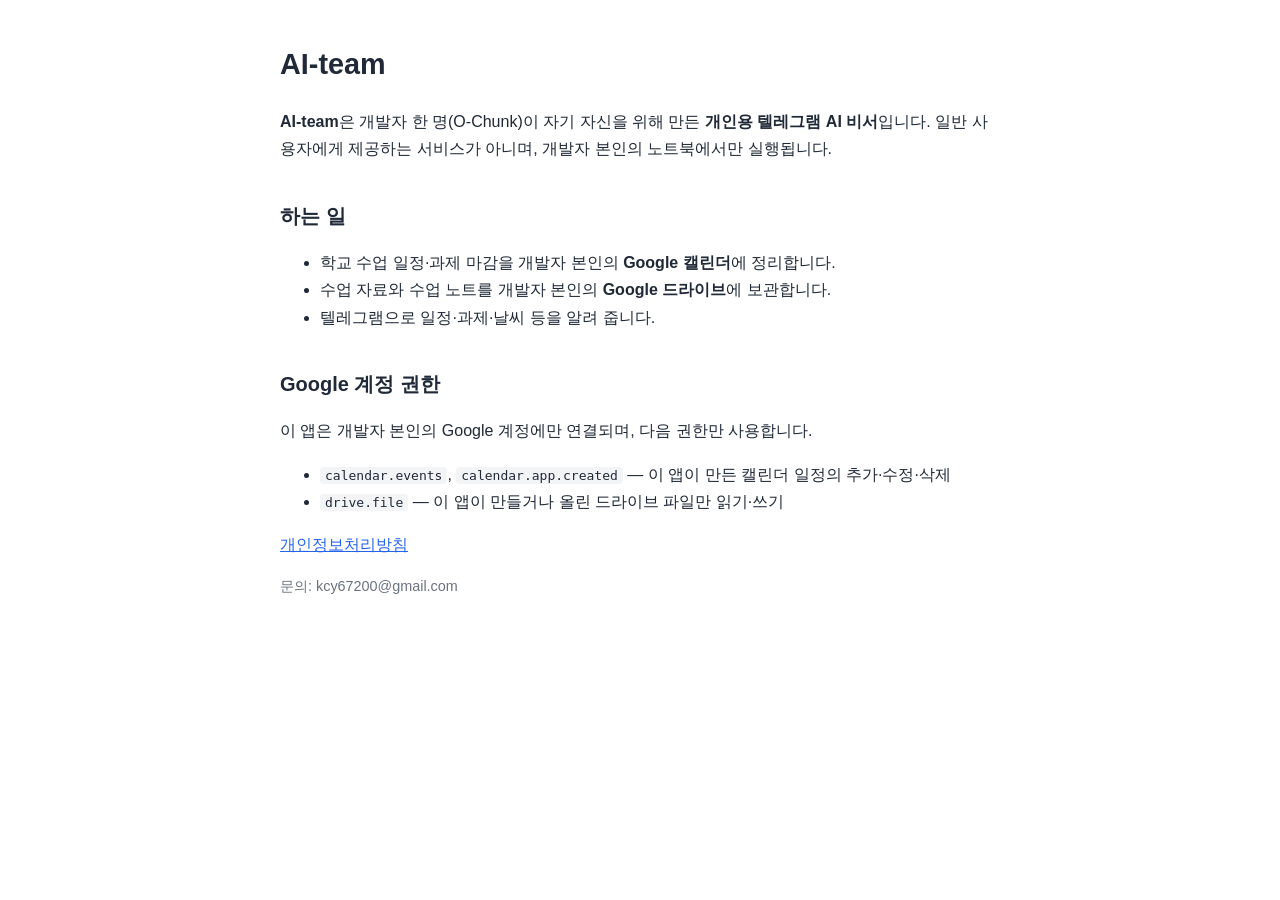
<file: index.html>
<!DOCTYPE html>
<html lang="ko">
<head>
<meta charset="utf-8">
<meta name="viewport" content="width=device-width, initial-scale=1">
<title>AI-team — 개인용 AI 비서 봇</title>
<link rel="stylesheet" href="style.css">
</head>
<body>
<h1>AI-team</h1>
<p><strong>AI-team</strong>은 개발자 한 명(O-Chunk)이 자기 자신을 위해 만든 <strong>개인용 텔레그램 AI 비서</strong>입니다. 일반 사용자에게 제공하는 서비스가 아니며, 개발자 본인의 노트북에서만 실행됩니다.</p>

<h2>하는 일</h2>
<ul>
  <li>학교 수업 일정·과제 마감을 개발자 본인의 <strong>Google 캘린더</strong>에 정리합니다.</li>
  <li>수업 자료와 수업 노트를 개발자 본인의 <strong>Google 드라이브</strong>에 보관합니다.</li>
  <li>텔레그램으로 일정·과제·날씨 등을 알려 줍니다.</li>
</ul>

<h2>Google 계정 권한</h2>
<p>이 앱은 개발자 본인의 Google 계정에만 연결되며, 다음 권한만 사용합니다.</p>
<ul>
  <li><code>calendar.events</code>, <code>calendar.app.created</code> — 이 앱이 만든 캘린더 일정의 추가·수정·삭제</li>
  <li><code>drive.file</code> — 이 앱이 만들거나 올린 드라이브 파일만 읽기·쓰기</li>
</ul>

<p><a href="privacy.html">개인정보처리방침</a></p>
<p class="muted">문의: kcy67200@gmail.com</p>
</body>
</html>
</file>
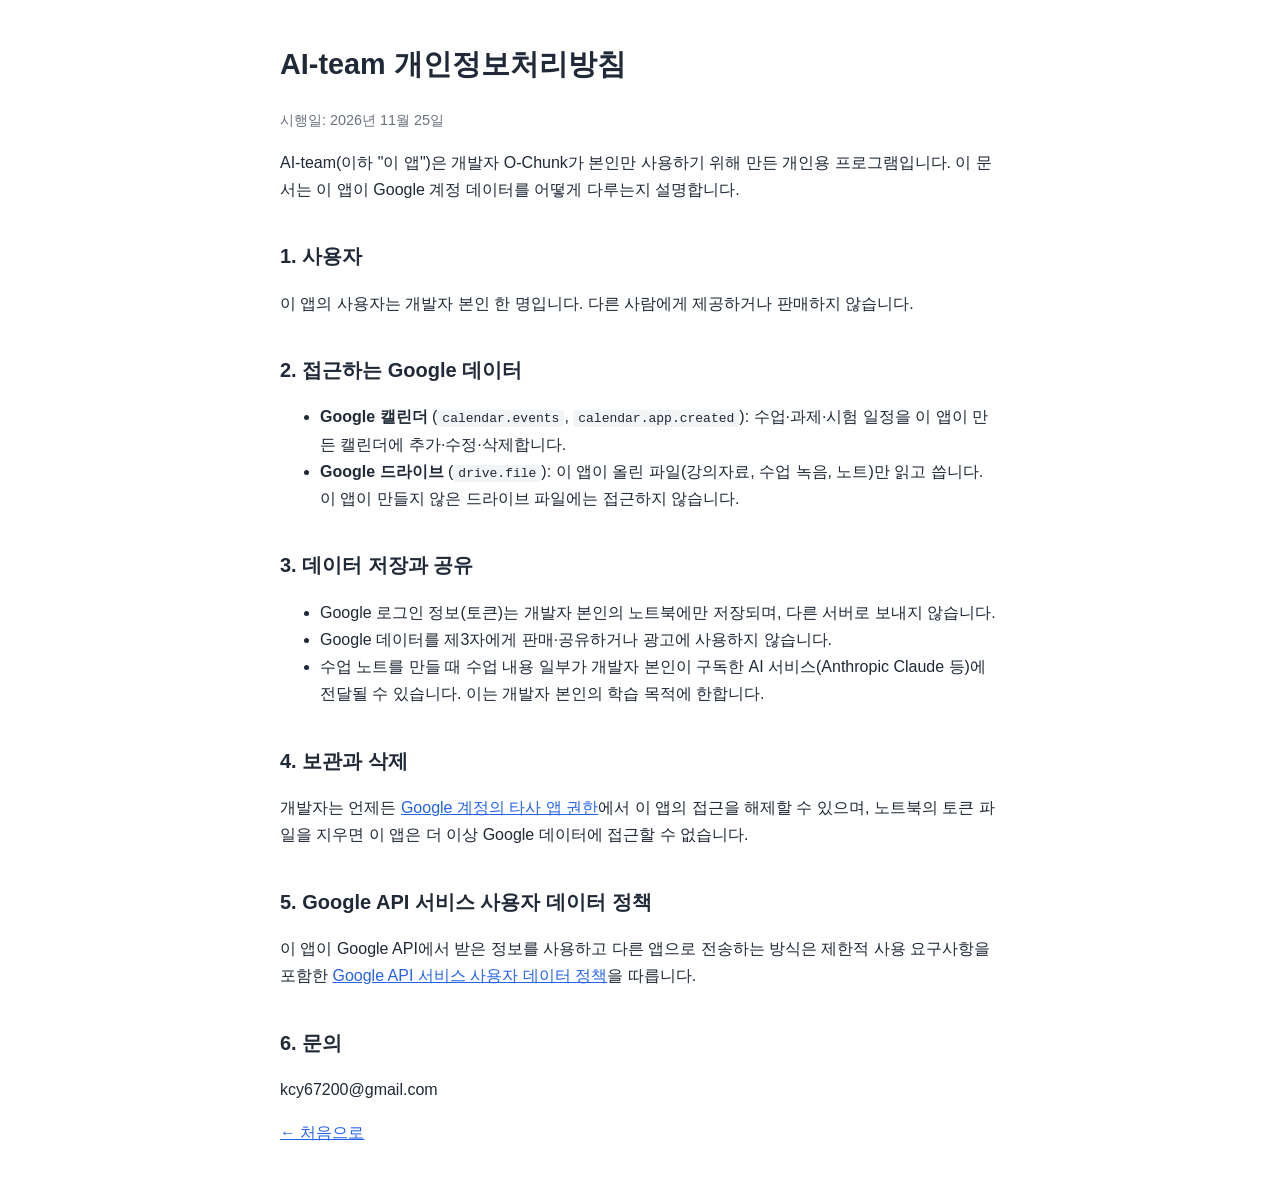
<file: privacy.html>
<!DOCTYPE html>
<html lang="ko">
<head>
<meta charset="utf-8">
<meta name="viewport" content="width=device-width, initial-scale=1">
<title>AI-team 개인정보처리방침</title>
<link rel="stylesheet" href="style.css">
</head>
<body>
<h1>AI-team 개인정보처리방침</h1>
<p class="muted">시행일: 2026년 11월 25일</p>

<p>AI-team(이하 "이 앱")은 개발자 O-Chunk가 본인만 사용하기 위해 만든 개인용 프로그램입니다. 이 문서는 이 앱이 Google 계정 데이터를 어떻게 다루는지 설명합니다.</p>

<h2>1. 사용자</h2>
<p>이 앱의 사용자는 개발자 본인 한 명입니다. 다른 사람에게 제공하거나 판매하지 않습니다.</p>

<h2>2. 접근하는 Google 데이터</h2>
<ul>
  <li><strong>Google 캘린더</strong> (<code>calendar.events</code>, <code>calendar.app.created</code>): 수업·과제·시험 일정을 이 앱이 만든 캘린더에 추가·수정·삭제합니다.</li>
  <li><strong>Google 드라이브</strong> (<code>drive.file</code>): 이 앱이 올린 파일(강의자료, 수업 녹음, 노트)만 읽고 씁니다. 이 앱이 만들지 않은 드라이브 파일에는 접근하지 않습니다.</li>
</ul>

<h2>3. 데이터 저장과 공유</h2>
<ul>
  <li>Google 로그인 정보(토큰)는 개발자 본인의 노트북에만 저장되며, 다른 서버로 보내지 않습니다.</li>
  <li>Google 데이터를 제3자에게 판매·공유하거나 광고에 사용하지 않습니다.</li>
  <li>수업 노트를 만들 때 수업 내용 일부가 개발자 본인이 구독한 AI 서비스(Anthropic Claude 등)에 전달될 수 있습니다. 이는 개발자 본인의 학습 목적에 한합니다.</li>
</ul>

<h2>4. 보관과 삭제</h2>
<p>개발자는 언제든 <a href="https://myaccount.google.com/permissions">Google 계정의 타사 앱 권한</a>에서 이 앱의 접근을 해제할 수 있으며, 노트북의 토큰 파일을 지우면 이 앱은 더 이상 Google 데이터에 접근할 수 없습니다.</p>

<h2>5. Google API 서비스 사용자 데이터 정책</h2>
<p>이 앱이 Google API에서 받은 정보를 사용하고 다른 앱으로 전송하는 방식은 제한적 사용 요구사항을 포함한 <a href="https://developers.google.com/terms/api-services-user-data-policy">Google API 서비스 사용자 데이터 정책</a>을 따릅니다.</p>

<h2>6. 문의</h2>
<p>kcy67200@gmail.com</p>
<p><a href="index.html">← 처음으로</a></p>
</body>
</html>
</file>
<file: style.css>
body{font-family:-apple-system,"Malgun Gothic","Apple SD Gothic Neo",sans-serif;max-width:720px;margin:40px auto;padding:0 20px;line-height:1.7;color:#1f2937}
h1{font-size:1.8em}h2{margin-top:1.8em;font-size:1.25em}code{background:#f3f4f6;padding:1px 5px;border-radius:4px}
.muted{color:#6b7280;font-size:.9em}a{color:#2563eb}
</file>
